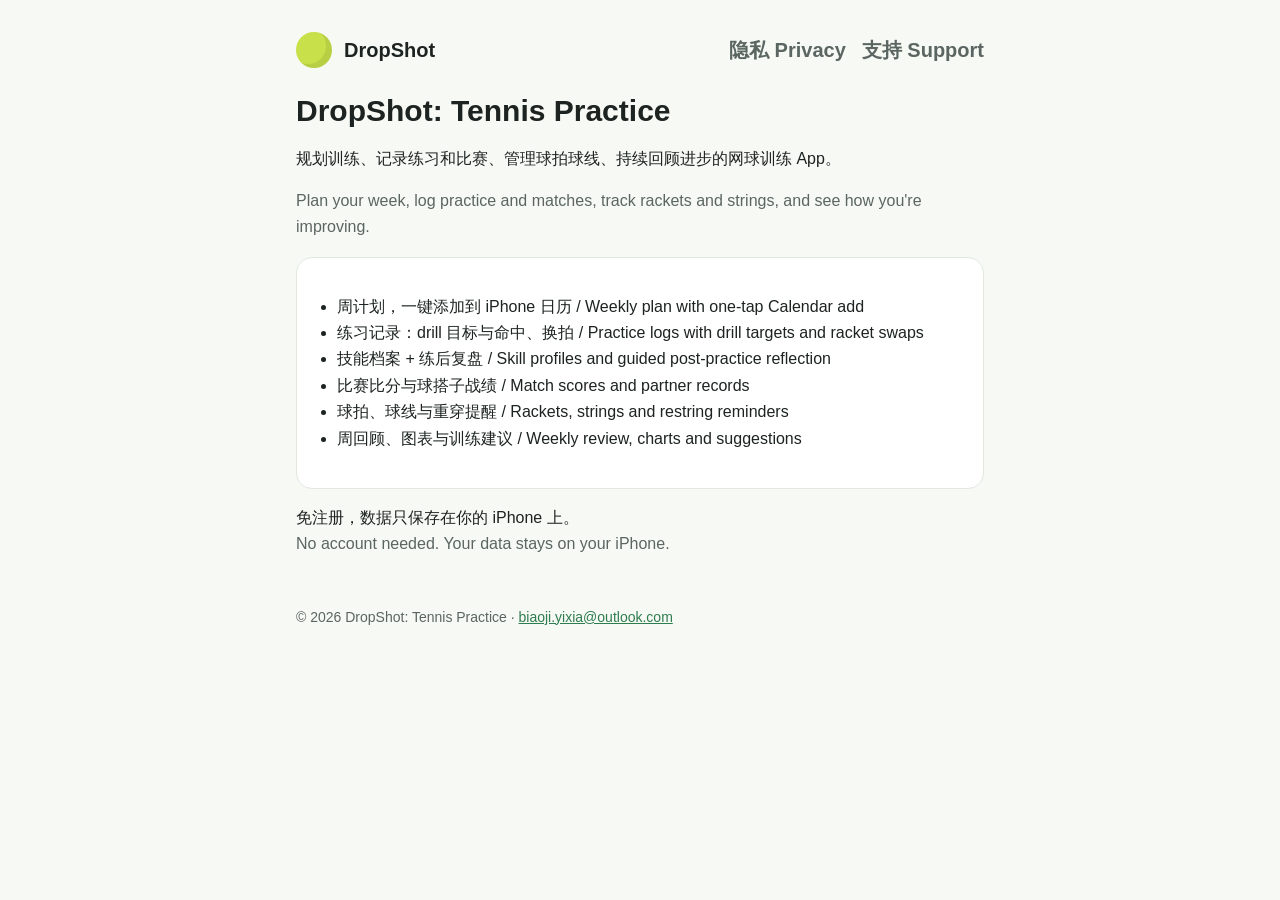
<file: index.html>
<!doctype html>
<html lang="zh-CN">
<head>
<meta charset="utf-8">
<meta name="viewport" content="width=device-width, initial-scale=1">
<title>DropShot: Tennis Practice</title>
<link rel="stylesheet" href="./style.css">
</head>
<body><main>
<header><span class="dot"></span><a href="./">DropShot</a><nav><a href="./privacy.html">隐私 Privacy</a><a href="./support.html">支持 Support</a></nav></header>
<h1>DropShot: Tennis Practice</h1>
<p>规划训练、记录练习和比赛、管理球拍球线、持续回顾进步的网球训练 App。</p>
<p class="muted">Plan your week, log practice and matches, track rackets and strings, and see how you're improving.</p>
<div class="card">
<ul>
<li>周计划，一键添加到 iPhone 日历 / Weekly plan with one-tap Calendar add</li>
<li>练习记录：drill 目标与命中、换拍 / Practice logs with drill targets and racket swaps</li>
<li>技能档案 + 练后复盘 / Skill profiles and guided post-practice reflection</li>
<li>比赛比分与球搭子战绩 / Match scores and partner records</li>
<li>球拍、球线与重穿提醒 / Rackets, strings and restring reminders</li>
<li>周回顾、图表与训练建议 / Weekly review, charts and suggestions</li>
</ul>
</div>
<p>免注册，数据只保存在你的 iPhone 上。<br><span class="muted">No account needed. Your data stays on your iPhone.</span></p>
<footer>© 2026 DropShot: Tennis Practice · <a href="mailto:biaoji.yixia@outlook.com">biaoji.yixia@outlook.com</a></footer>
</main></body></html>
</file>
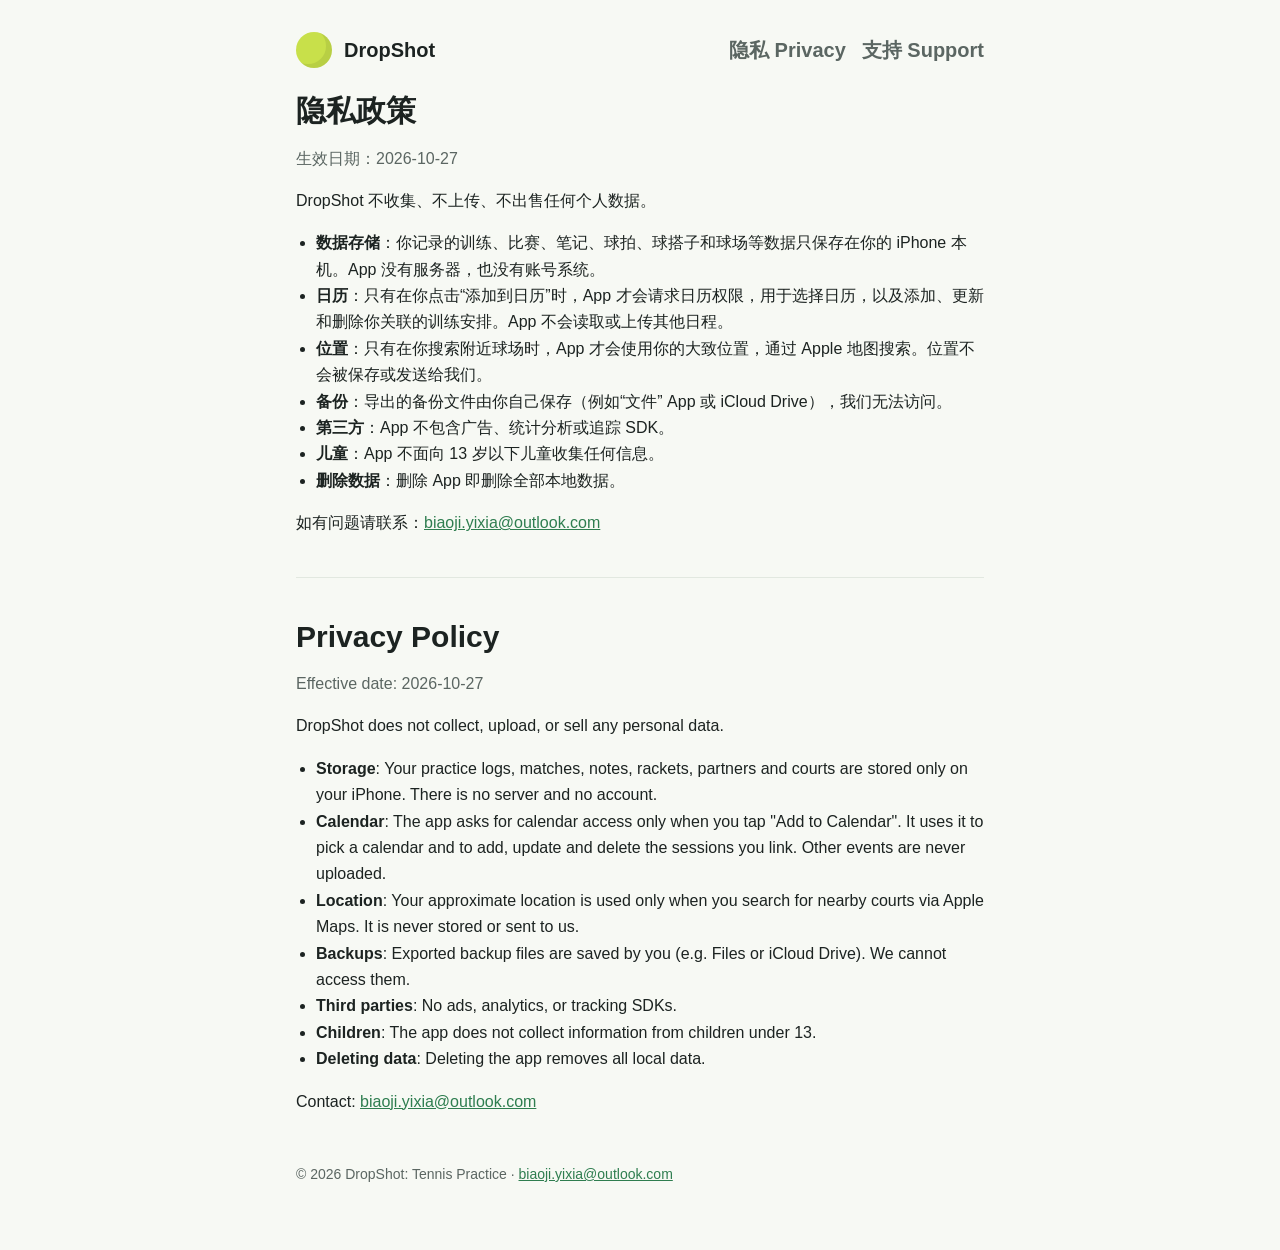
<file: privacy.html>
<!doctype html>
<html lang="zh-CN">
<head>
<meta charset="utf-8">
<meta name="viewport" content="width=device-width, initial-scale=1">
<title>DropShot 隐私政策 Privacy Policy</title>
<link rel="stylesheet" href="./style.css">
</head>
<body><main>
<header><span class="dot"></span><a href="./">DropShot</a><nav><a href="./privacy.html">隐私 Privacy</a><a href="./support.html">支持 Support</a></nav></header>
<h1>隐私政策</h1>
<p class="muted">生效日期：2026-10-27</p>
<p>DropShot 不收集、不上传、不出售任何个人数据。</p>
<ul>
<li><strong>数据存储</strong>：你记录的训练、比赛、笔记、球拍、球搭子和球场等数据只保存在你的 iPhone 本机。App 没有服务器，也没有账号系统。</li>
<li><strong>日历</strong>：只有在你点击“添加到日历”时，App 才会请求日历权限，用于选择日历，以及添加、更新和删除你关联的训练安排。App 不会读取或上传其他日程。</li>
<li><strong>位置</strong>：只有在你搜索附近球场时，App 才会使用你的大致位置，通过 Apple 地图搜索。位置不会被保存或发送给我们。</li>
<li><strong>备份</strong>：导出的备份文件由你自己保存（例如“文件” App 或 iCloud Drive），我们无法访问。</li>
<li><strong>第三方</strong>：App 不包含广告、统计分析或追踪 SDK。</li>
<li><strong>儿童</strong>：App 不面向 13 岁以下儿童收集任何信息。</li>
<li><strong>删除数据</strong>：删除 App 即删除全部本地数据。</li>
</ul>
<p>如有问题请联系：<a href="mailto:biaoji.yixia@outlook.com">biaoji.yixia@outlook.com</a></p>
<hr>
<h1 lang="en">Privacy Policy</h1>
<p class="muted">Effective date: 2026-10-27</p>
<p>DropShot does not collect, upload, or sell any personal data.</p>
<ul lang="en">
<li><strong>Storage</strong>: Your practice logs, matches, notes, rackets, partners and courts are stored only on your iPhone. There is no server and no account.</li>
<li><strong>Calendar</strong>: The app asks for calendar access only when you tap "Add to Calendar". It uses it to pick a calendar and to add, update and delete the sessions you link. Other events are never uploaded.</li>
<li><strong>Location</strong>: Your approximate location is used only when you search for nearby courts via Apple Maps. It is never stored or sent to us.</li>
<li><strong>Backups</strong>: Exported backup files are saved by you (e.g. Files or iCloud Drive). We cannot access them.</li>
<li><strong>Third parties</strong>: No ads, analytics, or tracking SDKs.</li>
<li><strong>Children</strong>: The app does not collect information from children under 13.</li>
<li><strong>Deleting data</strong>: Deleting the app removes all local data.</li>
</ul>
<p>Contact: <a href="mailto:biaoji.yixia@outlook.com">biaoji.yixia@outlook.com</a></p>
<footer>© 2026 DropShot: Tennis Practice · <a href="mailto:biaoji.yixia@outlook.com">biaoji.yixia@outlook.com</a></footer>
</main></body></html>
</file>
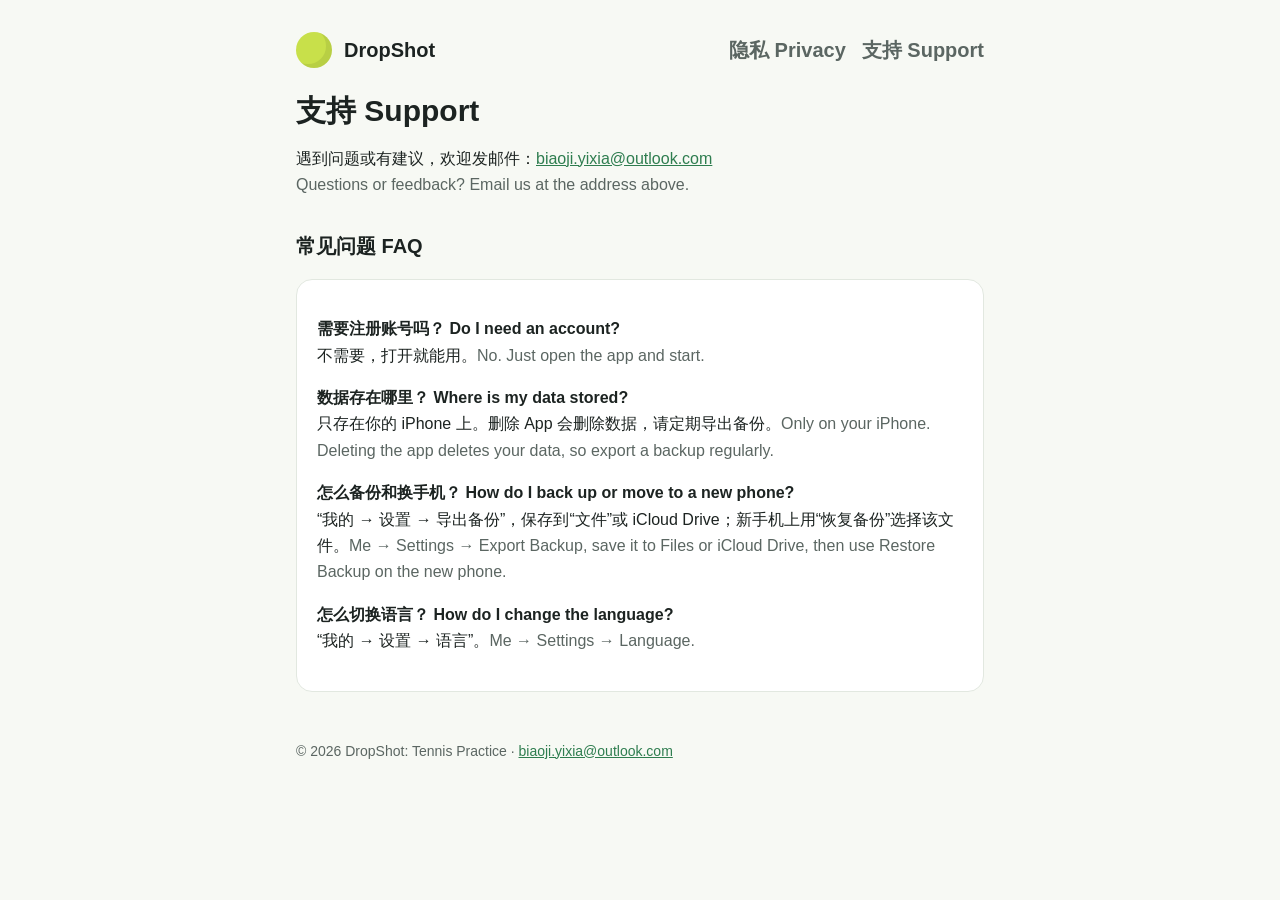
<file: support.html>
<!doctype html>
<html lang="zh-CN">
<head>
<meta charset="utf-8">
<meta name="viewport" content="width=device-width, initial-scale=1">
<title>DropShot 支持 Support</title>
<link rel="stylesheet" href="./style.css">
</head>
<body><main>
<header><span class="dot"></span><a href="./">DropShot</a><nav><a href="./privacy.html">隐私 Privacy</a><a href="./support.html">支持 Support</a></nav></header>
<h1>支持 Support</h1>
<p>遇到问题或有建议，欢迎发邮件：<a href="mailto:biaoji.yixia@outlook.com">biaoji.yixia@outlook.com</a><br>
<span class="muted">Questions or feedback? Email us at the address above.</span></p>
<h2>常见问题 FAQ</h2>
<div class="card">
<p><strong>需要注册账号吗？ Do I need an account?</strong><br>不需要，打开就能用。<span class="muted">No. Just open the app and start.</span></p>
<p><strong>数据存在哪里？ Where is my data stored?</strong><br>只存在你的 iPhone 上。删除 App 会删除数据，请定期导出备份。<span class="muted">Only on your iPhone. Deleting the app deletes your data, so export a backup regularly.</span></p>
<p><strong>怎么备份和换手机？ How do I back up or move to a new phone?</strong><br>“我的 → 设置 → 导出备份”，保存到“文件”或 iCloud Drive；新手机上用“恢复备份”选择该文件。<span class="muted">Me → Settings → Export Backup, save it to Files or iCloud Drive, then use Restore Backup on the new phone.</span></p>
<p><strong>怎么切换语言？ How do I change the language?</strong><br>“我的 → 设置 → 语言”。<span class="muted">Me → Settings → Language.</span></p>
</div>
<footer>© 2026 DropShot: Tennis Practice · <a href="mailto:biaoji.yixia@outlook.com">biaoji.yixia@outlook.com</a></footer>
</main></body></html>
</file>
<file: style.css>
:root { --court: #2E7D4F; --ball: #C8E04A; --ink: #1C2321; --muted: #5B6662; --bg: #F7F9F4; --card: #FFFFFF; --line: #E2E8E0; }
@media (prefers-color-scheme: dark) {
  :root { --ink: #EEF2EC; --muted: #A4AFA9; --bg: #121715; --card: #1B221F; --line: #2B3430; --court: #5BC28A; }
}
* { box-sizing: border-box; }
body { margin: 0; background: var(--bg); color: var(--ink); font: 16px/1.65 -apple-system, BlinkMacSystemFont, "PingFang SC", "Helvetica Neue", sans-serif; }
main { max-width: 720px; margin: 0 auto; padding: 32px 16px 64px; }
header { display: flex; align-items: center; gap: 12px; margin-bottom: 24px; }
header .dot { width: 36px; height: 36px; border-radius: 50%; background: var(--ball); box-shadow: inset -6px -4px 0 rgba(0,0,0,.08); }
header a { color: var(--ink); text-decoration: none; font-weight: 700; font-size: 20px; }
nav { margin-left: auto; display: flex; gap: 16px; font-size: 15px; }
nav a { color: var(--muted); text-decoration: none; }
nav a:hover { color: var(--court); }
h1 { font-size: 30px; line-height: 1.25; margin: 8px 0 12px; }
h2 { font-size: 20px; margin: 32px 0 8px; }
p, li { color: var(--ink); }
.muted { color: var(--muted); }
a { color: var(--court); }
.card { background: var(--card); border: 1px solid var(--line); border-radius: 16px; padding: 20px; margin: 16px 0; }
ul { padding-left: 20px; }
footer { margin-top: 48px; font-size: 14px; color: var(--muted); }
hr { border: 0; border-top: 1px solid var(--line); margin: 40px 0; }
</file>
